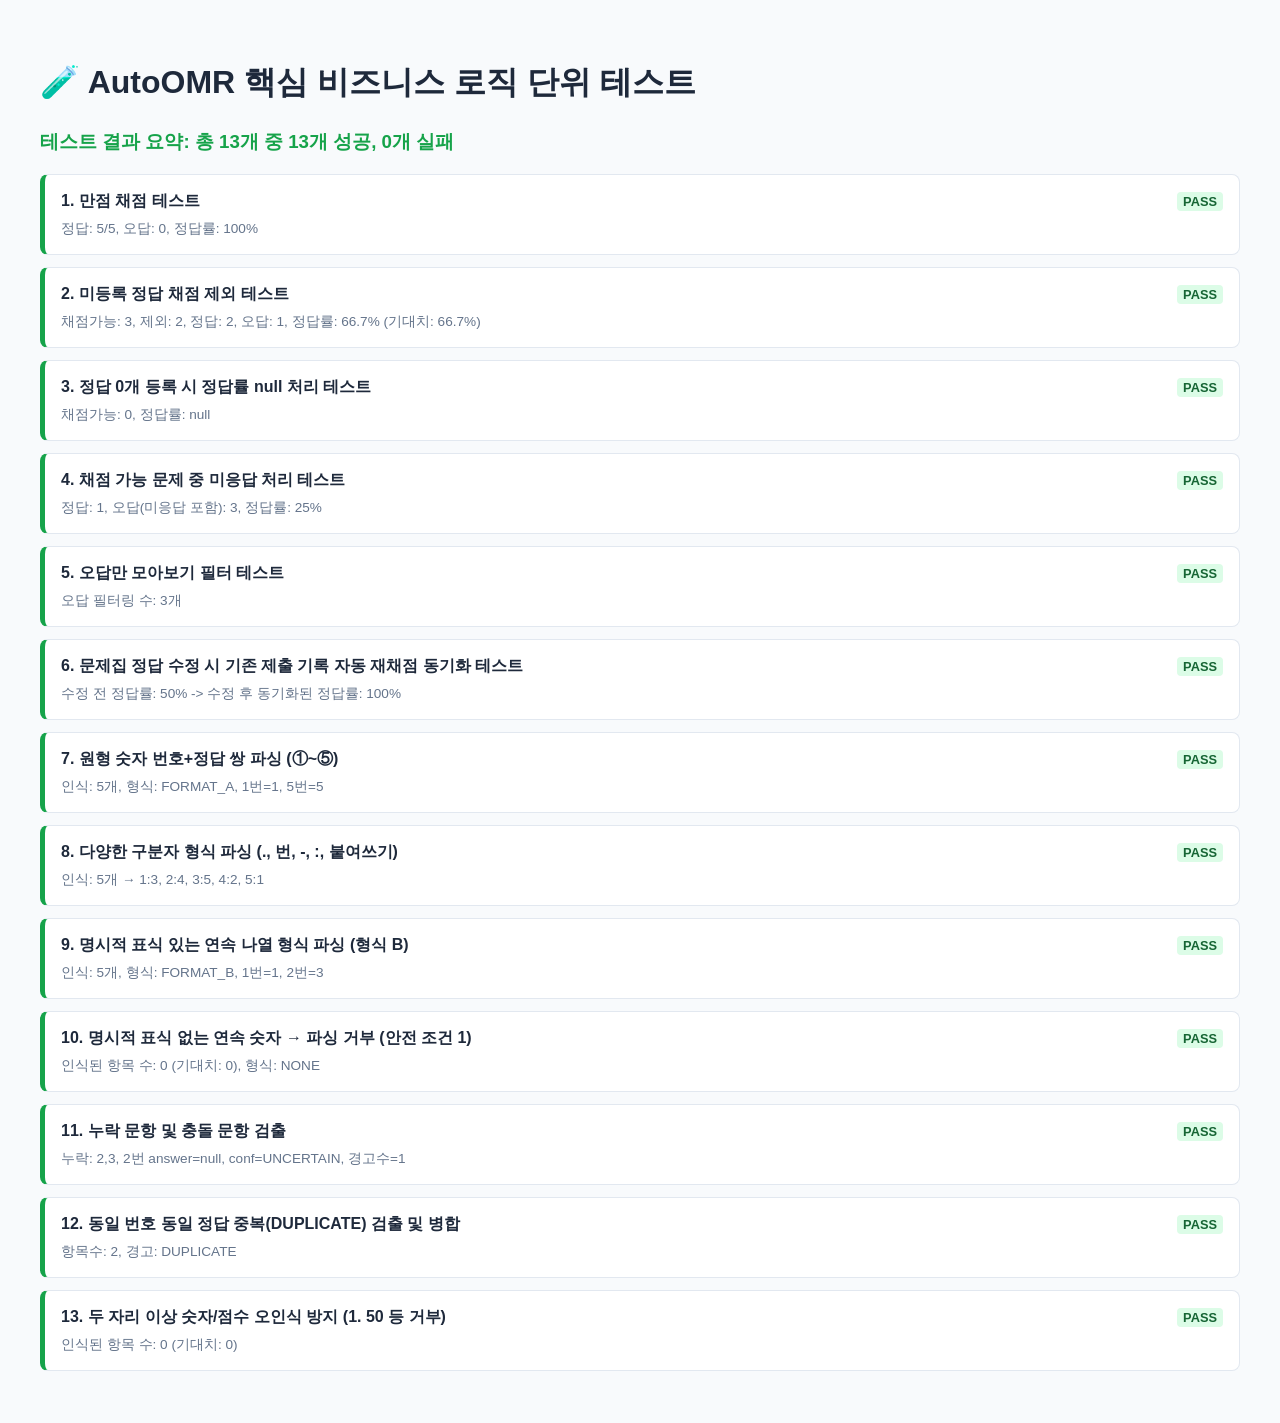
<file: tests/run_tests.html>
<!DOCTYPE html>
<html lang="ko">
<head>
  <meta charset="UTF-8">
  <title>AutoOMR 단위 테스트 및 검증 스위트</title>
  <style>
    body { font-family: -apple-system, sans-serif; padding: 2rem; background: #f8fafc; color: #1e293b; }
    h1 { margin-bottom: 1rem; }
    .test-card { background: white; border: 1px solid #e2e8f0; border-radius: 8px; padding: 1rem; margin-bottom: 0.75rem; }
    .pass { border-left: 5px solid #16a34a; }
    .fail { border-left: 5px solid #dc2626; background: #fef2f2; }
    .tag { font-weight: bold; padding: 2px 6px; border-radius: 4px; font-size: 0.8rem; }
    .tag-pass { background: #dcfce7; color: #166534; }
    .tag-fail { background: #fee2e2; color: #991b1b; }
  </style>
</head>
<body>
  <h1>🧪 AutoOMR 핵심 비즈니스 로직 단위 테스트</h1>
  <div id="testResults">테스트 실행 중...</div>

  <script src="../js/scoring.js"></script>
  <script src="../js/storage.js"></script>
  <script src="../js/answer-extractor.js"></script>
  <script>
    const resultsContainer = document.getElementById('testResults');
    resultsContainer.innerHTML = '';

    let passedCount = 0;
    let failedCount = 0;

    function assert(name, condition, details = '') {
      const card = document.createElement('div');
      card.className = `test-card ${condition ? 'pass' : 'fail'}`;
      card.innerHTML = `
        <div style="display: flex; justify-content: space-between; align-items: center;">
          <strong>${name}</strong>
          <span class="tag ${condition ? 'tag-pass' : 'tag-fail'}">${condition ? 'PASS' : 'FAIL'}</span>
        </div>
        ${details ? `<div style="font-size: 0.85rem; color: #64748b; margin-top: 0.5rem;">${details}</div>` : ''}
      `;
      resultsContainer.appendChild(card);
      if (condition) passedCount++; else failedCount++;
    }

    try {
      // Test 1: 만점 테스트 (정답률 100%)
      const wb1 = {
        totalQuestions: 5,
        answerKey: { 1: 1, 2: 2, 3: 3, 4: 4, 5: 5 }
      };
      const ans1 = { 1: 1, 2: 2, 3: 3, 4: 4, 5: 5 };
      const res1 = ScoringEngine.grade(wb1, ans1);
      assert('1. 만점 채점 테스트', 
        res1.correctCount === 5 && res1.incorrectCount === 0 && res1.accuracyRate === 100,
        `정답: ${res1.correctCount}/5, 오답: ${res1.incorrectCount}, 정답률: ${res1.accuracyRate}%`
      );

      // Test 2: 미등록 정답 처리 (오답 처리 제외 및 채점 가능 문제 수 분리)
      const wb2 = {
        totalQuestions: 5,
        answerKey: { 1: 1, 2: 2, 3: 3 } // 4, 5번은 미등록
      };
      const ans2 = { 1: 1, 2: 5, 3: 3, 4: 2, 5: 1 };
      const res2 = ScoringEngine.grade(wb2, ans2);
      assert('2. 미등록 정답 채점 제외 테스트',
        res2.gradableCount === 3 && res2.excludedCount === 2 && res2.correctCount === 2 && res2.incorrectCount === 1,
        `채점가능: ${res2.gradableCount}, 제외: ${res2.excludedCount}, 정답: ${res2.correctCount}, 오답: ${res2.incorrectCount}, 정답률: ${res2.accuracyRate}% (기대치: 66.7%)`
      );

      // Test 3: 정답 등록이 0개일 때 정답률 미표시(null) 처리
      const wb3 = {
        totalQuestions: 10,
        answerKey: {} // 모두 미등록
      };
      const ans3 = { 1: 1, 2: 2 };
      const res3 = ScoringEngine.grade(wb3, ans3);
      assert('3. 정답 0개 등록 시 정답률 null 처리 테스트',
        res3.gradableCount === 0 && res3.accuracyRate === null && res3.excludedCount === 10,
        `채점가능: ${res3.gradableCount}, 정답률: ${res3.accuracyRate}`
      );

      // Test 4: 미응답 문제 채점 처리 (채점 가능 문제 중 미응답)
      const wb4 = {
        totalQuestions: 4,
        answerKey: { 1: 1, 2: 2, 3: 3, 4: 4 }
      };
      const ans4 = { 1: 1 }; // 2, 3, 4번 미응답
      const res4 = ScoringEngine.grade(wb4, ans4);
      assert('4. 채점 가능 문제 중 미응답 처리 테스트',
        res4.correctCount === 1 && res4.incorrectCount === 3 && res4.totalUnansweredCount === 3 && res4.accuracyRate === 25,
        `정답: ${res4.correctCount}, 오답(미응답 포함): ${res4.incorrectCount}, 정답률: ${res4.accuracyRate}%`
      );

      // Test 5: 오답만 필터링 기능 테스트
      const wrongList = ScoringEngine.filterDetails(res4.details, 'INCORRECT_ONLY');
      assert('5. 오답만 모아보기 필터 테스트',
        wrongList.length === 3 && wrongList.every(item => item.isGradable && !item.isCorrect),
        `오답 필터링 수: ${wrongList.length}개`
      );

      // Test 6: StorageManager 고유 ID 생성 및 정답 변경 시 동기화 재채점
      const mockWb = {
        id: 'wb_test_sync',
        title: '동기화 테스트',
        subject: '영어',
        totalQuestions: 2,
        answerKey: { 1: 1, 2: 2 },
        createdAt: new Date().toISOString(),
        updatedAt: new Date().toISOString()
      };
      const mockSubmission = {
        id: 'sub_test_sync',
        workbookId: 'wb_test_sync',
        userAnswers: { 1: 1, 2: 3 }, // 1번 맞음, 2번 틀림 (정답률 50%)
        scoreResult: ScoringEngine.grade(mockWb, { 1: 1, 2: 3 }),
        submittedAt: new Date().toISOString()
      };
      // 로컬스토리지에 임시 저장
      StorageManager.set('autoomr_workbooks', [mockWb]);
      StorageManager.set('autoomr_submissions', [mockSubmission]);

      // 정답 수정: 2번 정답을 2에서 3으로 변경 (이제 둘 다 맞아서 100%)
      const updatedWb = { ...mockWb, answerKey: { 1: 1, 2: 3 } };
      StorageManager.saveWorkbook(updatedWb);

      const refreshedSub = StorageManager.getSubmissionById('sub_test_sync');
      assert('6. 문제집 정답 수정 시 기존 제출 기록 자동 재채점 동기화 테스트',
        refreshedSub && refreshedSub.scoreResult && refreshedSub.scoreResult.accuracyRate === 100,
        `수정 전 정답률: 50% -> 수정 후 동기화된 정답률: ${refreshedSub ? refreshedSub.scoreResult.accuracyRate : 0}%`
      );

    } catch (e) {
      assert('테스트 실행 에러', false, e.toString());
    }

    // ─── OCR AnswerExtractor 파서 테스트 ───────────────────────────────
    try {
      // Test 7: 원형 숫자(①~⑤) 및 번호+정답 쌍 형식 파싱
      const text7 = '1. ① 2. ② 3. ③ 4. ④ 5. ⑤';
      const res7 = AnswerExtractor.extractFromText(text7);
      assert('7. 원형 숫자 번호+정답 쌍 파싱 (①~⑤)',
        res7.items.length === 5
        && res7.items[0].q === 1 && res7.items[0].answer === 1
        && res7.items[4].q === 5 && res7.items[4].answer === 5
        && res7.detectedFormat === 'FORMAT_A',
        `인식: ${res7.items.length}개, 형식: ${res7.detectedFormat}, 1번=${res7.items[0]?.answer}, 5번=${res7.items[4]?.answer}`
      );

      // Test 8: 다양한 구분자 형식 (번. 정, 번-정, 번: 정, 붙여쓰기)
      const text8 = '1. 3\n2번 4\n3-5\n4: 2\n5①';
      const res8 = AnswerExtractor.extractFromText(text8);
      assert('8. 다양한 구분자 형식 파싱 (., 번, -, :, 붙여쓰기)',
        res8.items.length === 5
        && res8.items[0].answer === 3
        && res8.items[1].answer === 4
        && res8.items[2].answer === 5
        && res8.items[3].answer === 2
        && res8.items[4].answer === 1,
        `인식: ${res8.items.length}개 → ${res8.items.map(i=>`${i.q}:${i.answer}`).join(', ')}`
      );

      // Test 9: 명시적 "정답:" 표식 있는 연속 나열 (형식 B)
      const text9 = '정답: 1 3 5 2 4';
      const res9 = AnswerExtractor.extractFromText(text9);
      assert('9. 명시적 표식 있는 연속 나열 형식 파싱 (형식 B)',
        res9.items.length === 5
        && res9.items[0].q === 1 && res9.items[0].answer === 1
        && res9.items[1].q === 2 && res9.items[1].answer === 3
        && res9.detectedFormat === 'FORMAT_B',
        `인식: ${res9.items.length}개, 형식: ${res9.detectedFormat}, 1번=${res9.items[0]?.answer}, 2번=${res9.items[1]?.answer}`
      );

      // Test 10: 명시적 표식 없는 연속 숫자만 → 파싱 안 함 (안전 조건 1)
      const text10 = '1 3 5 2 4'; // 표식 없음
      const res10 = AnswerExtractor.extractFromText(text10);
      assert('10. 명시적 표식 없는 연속 숫자 → 파싱 거부 (안전 조건 1)',
        res10.items.length === 0 && res10.detectedFormat === 'NONE',
        `인식된 항목 수: ${res10.items.length} (기대치: 0), 형식: ${res10.detectedFormat}`
      );

      // Test 11: 누락 문항 및 충돌 문항 검출
      const text11 = '1. 2\n2. 3\n2. 5\n4. 1'; // 3번 누락, 2번 충돌(3 vs 5)
      const res11 = AnswerExtractor.extractFromText(text11);
      const conflictItem = res11.items.find(i => i.q === 2);
      assert('11. 누락 문항 및 충돌 문항 검출',
        res11.missingQuestions.includes(3)
        && conflictItem !== undefined
        && conflictItem.answer === null
        && conflictItem.parseConfidence === 'UNCERTAIN'
        && res11.warnings.some(w => w.type === 'CONFLICT' && w.q === 2),
        `누락: ${res11.missingQuestions.join(',')}, 2번 answer=${conflictItem?.answer}, conf=${conflictItem?.parseConfidence}, 경고수=${res11.warnings.length}`
      );

      // Test 12: 동일 번호 동일 정답 중복(DUPLICATE) 검출 및 단일 항목 병합
      const text12 = '1. 3\n1. 3\n2. 4';
      const res12 = AnswerExtractor.extractFromText(text12);
      assert('12. 동일 번호 동일 정답 중복(DUPLICATE) 검출 및 병합',
        res12.items.length === 2
        && res12.items[0].q === 1 && res12.items[0].answer === 3
        && res12.warnings.some(w => w.type === 'DUPLICATE' && w.q === 1),
        `항목수: ${res12.items.length}, 경고: ${res12.warnings.map(w=>w.type).join(',')}`
      );

      // Test 13: 두 자리 숫자/점수 오인식 방지 (1. 50점 등은 1번 정답 5로 파싱하지 않음)
      const text13 = '1. 50\n2. 12';
      const res13 = AnswerExtractor.extractFromText(text13);
      assert('13. 두 자리 이상 숫자/점수 오인식 방지 (1. 50 등 거부)',
        res13.items.length === 0,
        `인식된 항목 수: ${res13.items.length} (기대치: 0)`
      );

    } catch (e) {
      assert('OCR 파서 테스트 실행 에러', false, e.toString());
    }

    const summary = document.createElement('h3');
    summary.style.marginTop = '1.5rem';
    summary.textContent = `테스트 결과 요약: 총 ${passedCount + failedCount}개 중 ${passedCount}개 성공, ${failedCount}개 실패`;
    summary.style.color = failedCount === 0 ? '#16a34a' : '#dc2626';
    resultsContainer.prepend(summary);
  </script>
</body>
</html>
</file>
